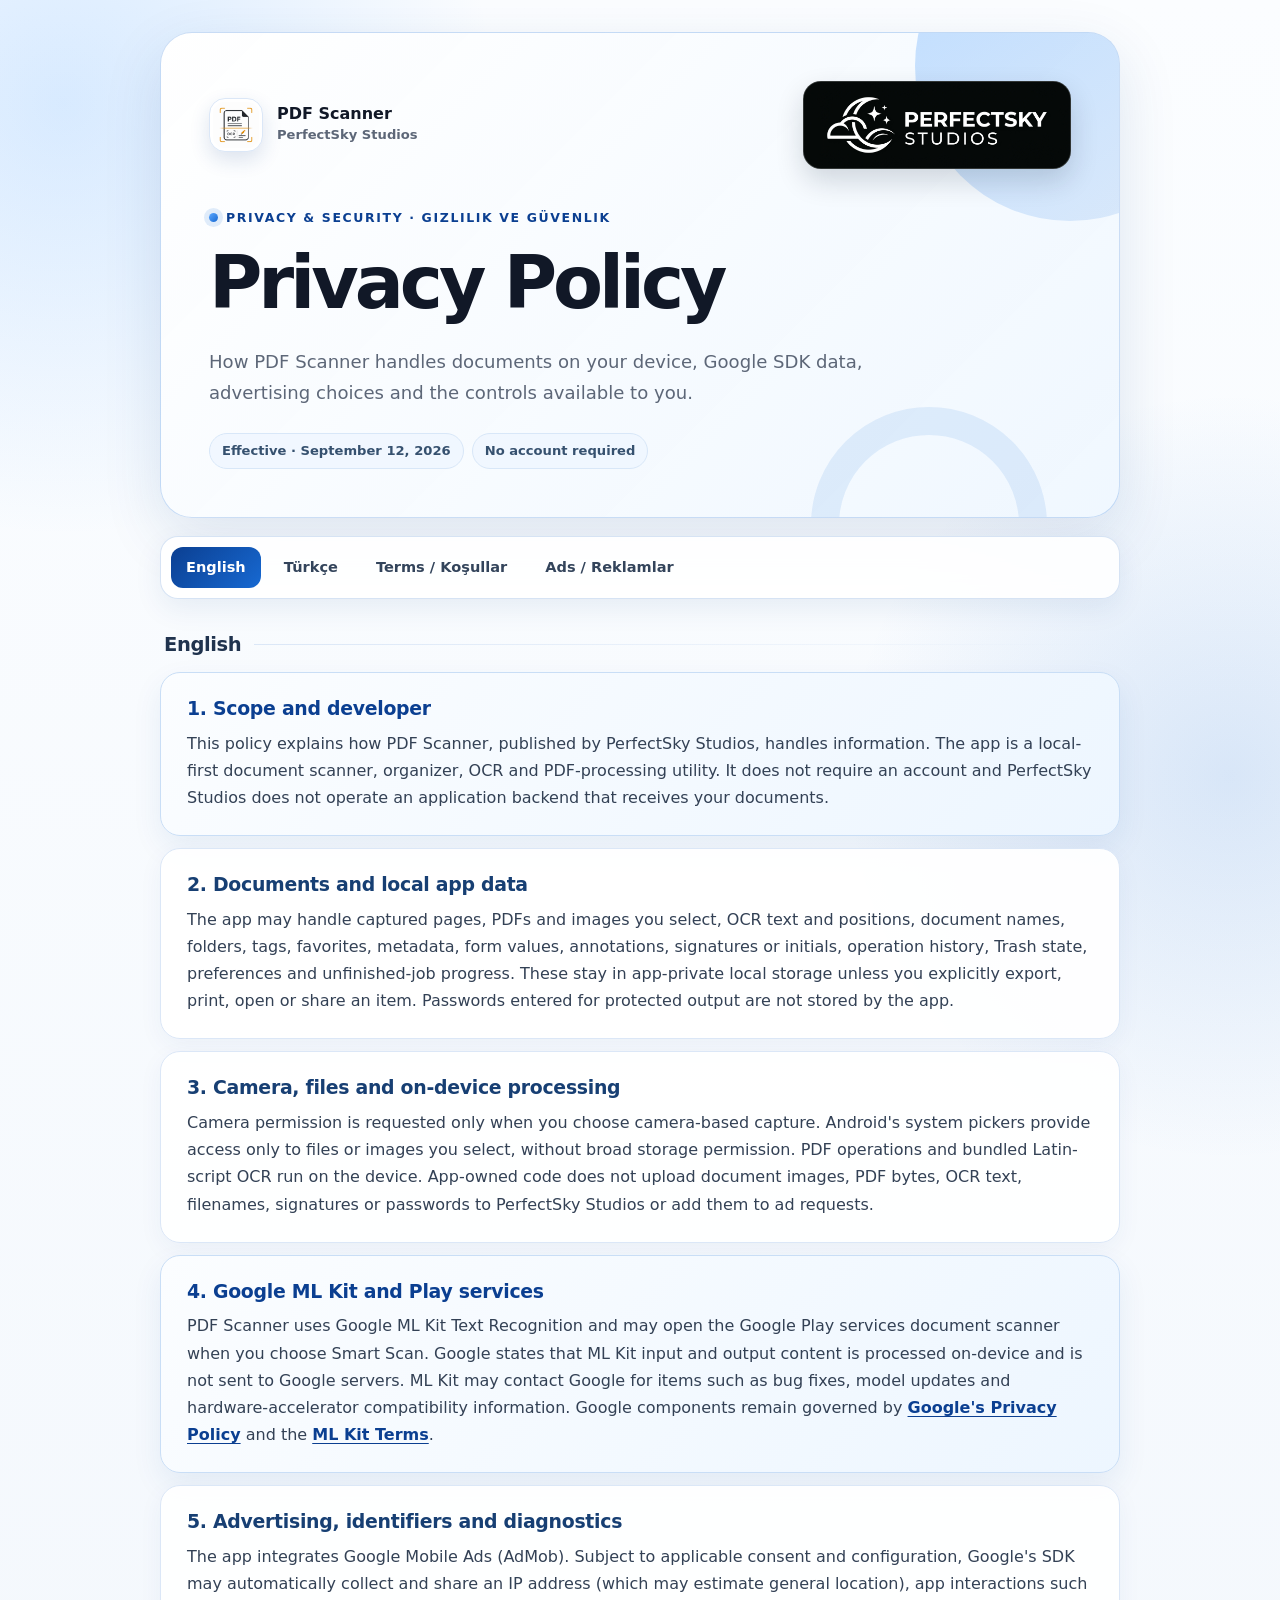
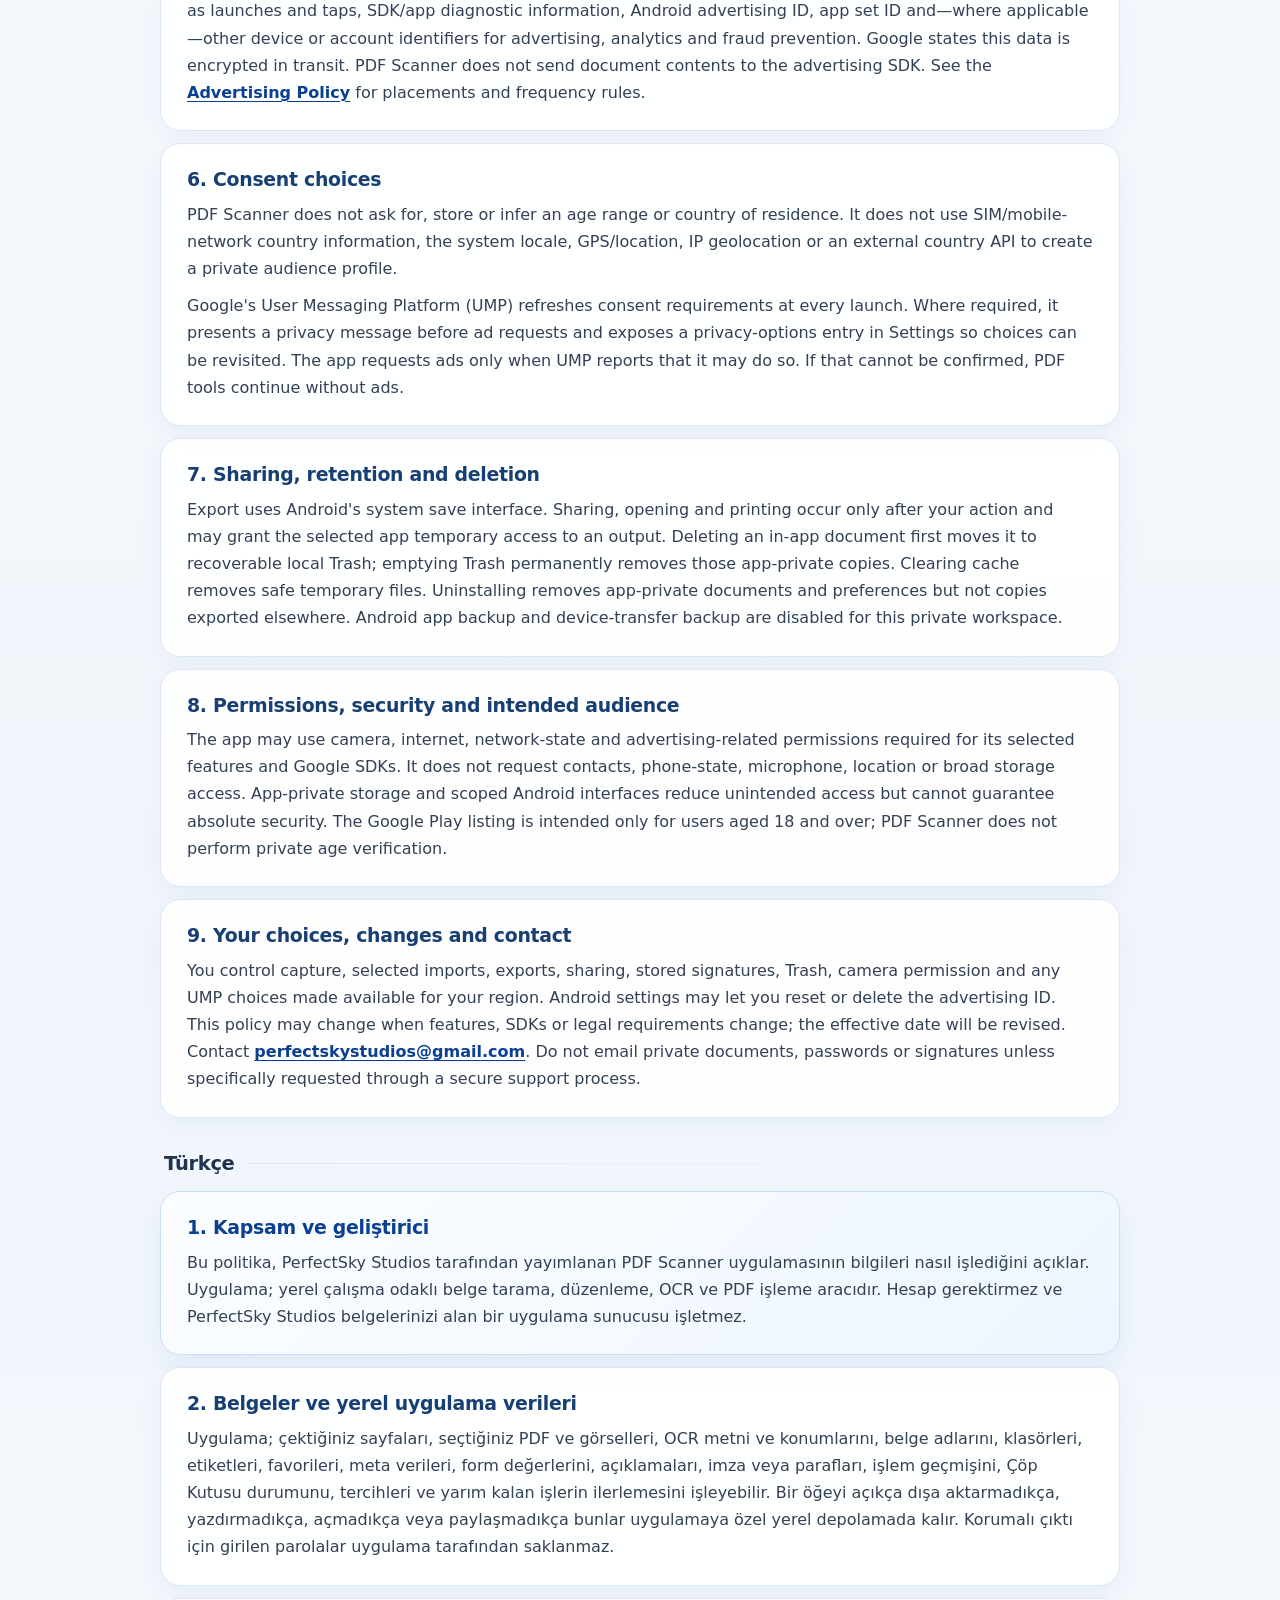
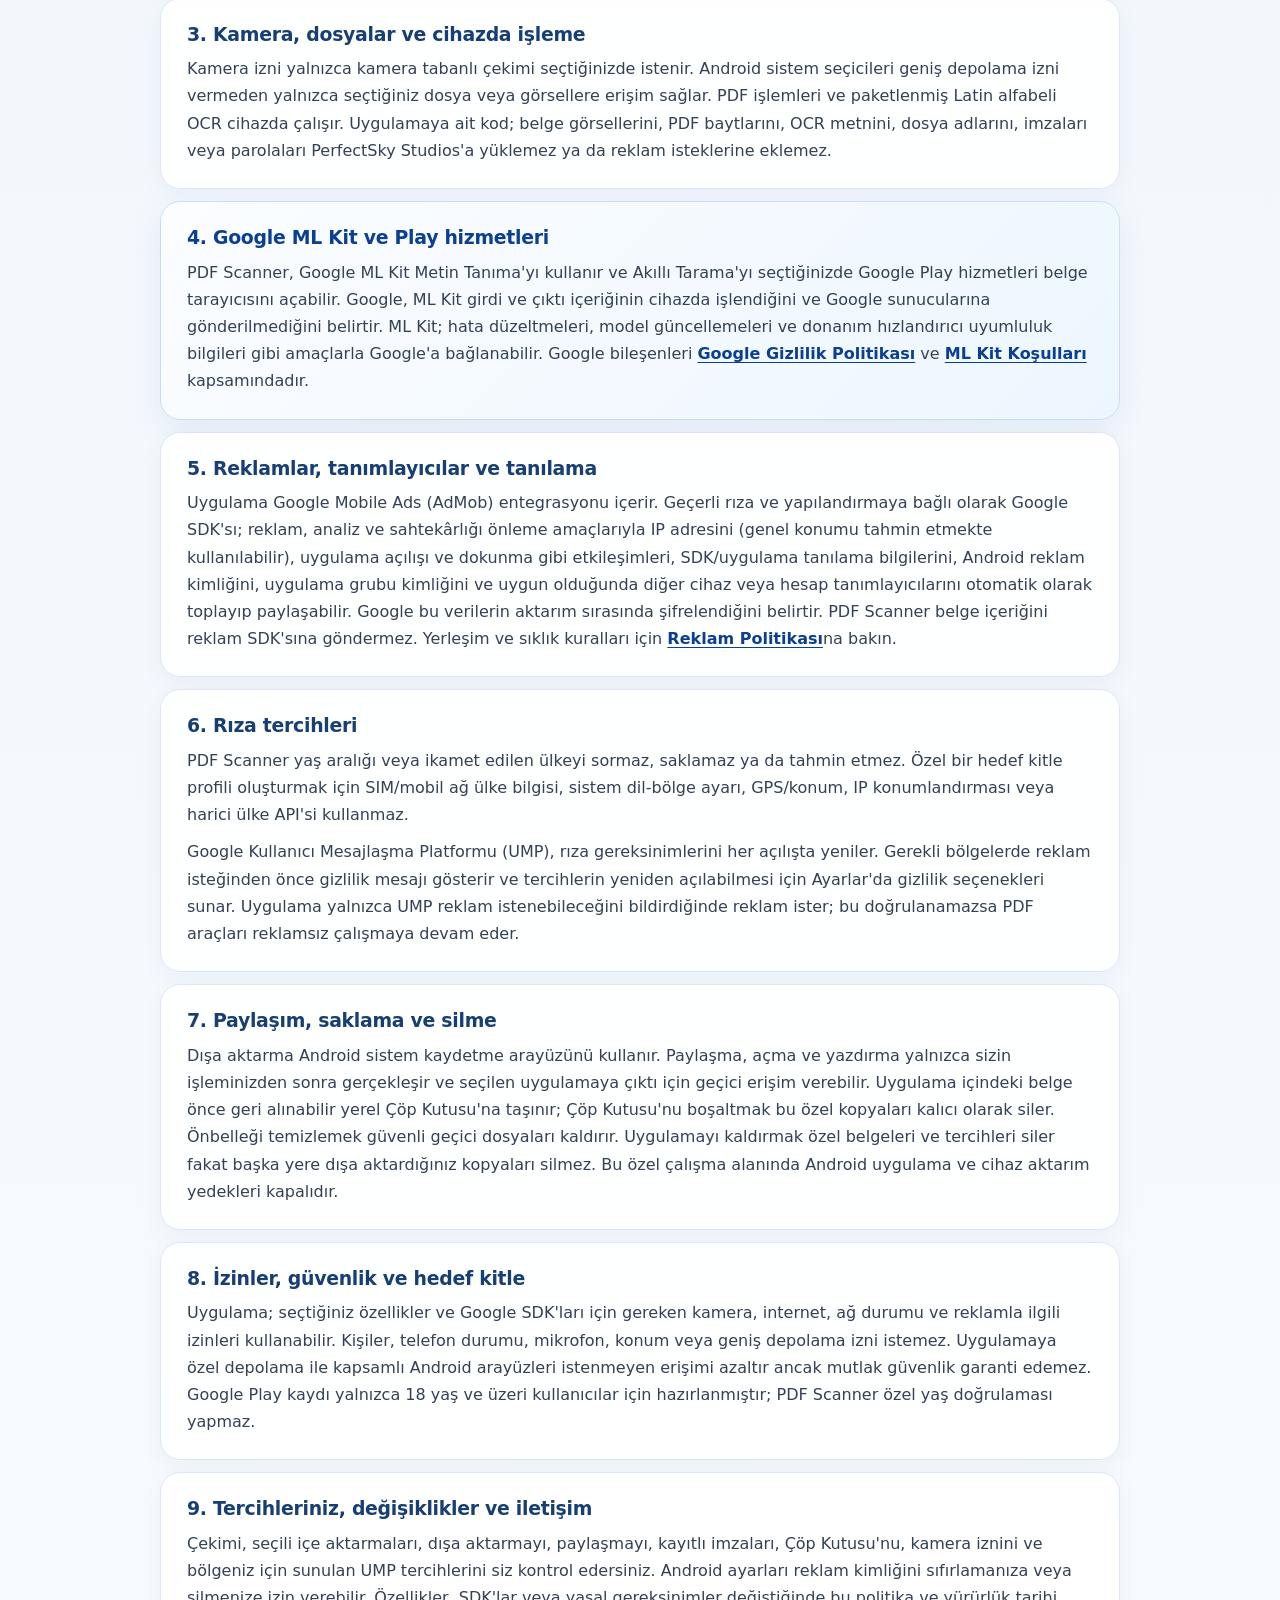
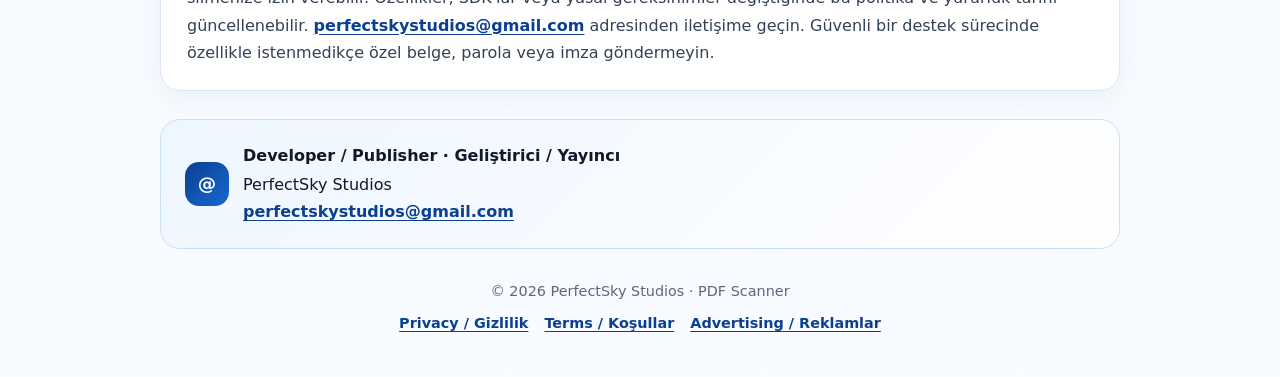
<file: index.html>
<!doctype html>
<html lang="en">
<head>
  <meta charset="utf-8">
  <meta name="viewport" content="width=device-width, initial-scale=1">
  <meta name="theme-color" content="#1769d2">
  <meta name="description" content="Privacy Policy for PDF Scanner by PerfectSky Studios">
  <title>Privacy Policy · PDF Scanner</title>
  <link rel="stylesheet" href="styles.css?v=20260913">
</head>
<body>
<main>
  <header class="hero">
    <div class="hero-brands">
      <div class="brand"><img src="app_logo.png" alt="PDF Scanner logo"><div><div class="brand-name">PDF Scanner</div><div class="brand-studio">PerfectSky Studios</div></div></div>
      <div class="studio-mark"><img src="studio_logo.jpg" alt="PerfectSky Studios" width="1024" height="1024" decoding="async"></div>
    </div>
    <p class="eyebrow">Privacy &amp; Security · Gizlilik ve Güvenlik</p>
    <h1>Privacy Policy</h1>
    <p class="lead">How PDF Scanner handles documents on your device, Google SDK data, advertising choices and the controls available to you.</p>
    <div class="meta-row"><span class="meta-pill">Effective · September 12, 2026</span><span class="meta-pill">No account required</span></div>
  </header>

  <nav class="page-nav" aria-label="Page navigation">
    <a class="primary-link" href="#english">English</a><a href="#turkce">Türkçe</a>
    <a href="terms-of-service.html">Terms / Koşullar</a><a href="advertising-policy.html">Ads / Reklamlar</a>
  </nav>

  <div id="english" class="language-block" lang="en">
    <h2 class="language-title">English</h2>
    <section class="notice"><h2>1. Scope and developer</h2><p>This policy explains how PDF Scanner, published by PerfectSky Studios, handles information. The app is a local-first document scanner, organizer, OCR and PDF-processing utility. It does not require an account and PerfectSky Studios does not operate an application backend that receives your documents.</p></section>
    <section><h2>2. Documents and local app data</h2><p>The app may handle captured pages, PDFs and images you select, OCR text and positions, document names, folders, tags, favorites, metadata, form values, annotations, signatures or initials, operation history, Trash state, preferences and unfinished-job progress. These stay in app-private local storage unless you explicitly export, print, open or share an item. Passwords entered for protected output are not stored by the app.</p></section>
    <section><h2>3. Camera, files and on-device processing</h2><p>Camera permission is requested only when you choose camera-based capture. Android's system pickers provide access only to files or images you select, without broad storage permission. PDF operations and bundled Latin-script OCR run on the device. App-owned code does not upload document images, PDF bytes, OCR text, filenames, signatures or passwords to PerfectSky Studios or add them to ad requests.</p></section>
    <section class="notice"><h2>4. Google ML Kit and Play services</h2><p>PDF Scanner uses Google ML Kit Text Recognition and may open the Google Play services document scanner when you choose Smart Scan. Google states that ML Kit input and output content is processed on-device and is not sent to Google servers. ML Kit may contact Google for items such as bug fixes, model updates and hardware-accelerator compatibility information. Google components remain governed by <a href="https://policies.google.com/privacy">Google's Privacy Policy</a> and the <a href="https://developers.google.com/ml-kit/terms">ML Kit Terms</a>.</p></section>
    <section><h2>5. Advertising, identifiers and diagnostics</h2><p>The app integrates Google Mobile Ads (AdMob). Subject to applicable consent and configuration, Google's SDK may automatically collect and share an IP address (which may estimate general location), app interactions such as launches and taps, SDK/app diagnostic information, Android advertising ID, app set ID and—where applicable—other device or account identifiers for advertising, analytics and fraud prevention. Google states this data is encrypted in transit. PDF Scanner does not send document contents to the advertising SDK. See the <a href="advertising-policy.html">Advertising Policy</a> for placements and frequency rules.</p></section>
    <section><h2>6. Consent choices</h2><p>PDF Scanner does not ask for, store or infer an age range or country of residence. It does not use SIM/mobile-network country information, the system locale, GPS/location, IP geolocation or an external country API to create a private audience profile.</p><p>Google's User Messaging Platform (UMP) refreshes consent requirements at every launch. Where required, it presents a privacy message before ad requests and exposes a privacy-options entry in Settings so choices can be revisited. The app requests ads only when UMP reports that it may do so. If that cannot be confirmed, PDF tools continue without ads.</p></section>
    <section><h2>7. Sharing, retention and deletion</h2><p>Export uses Android's system save interface. Sharing, opening and printing occur only after your action and may grant the selected app temporary access to an output. Deleting an in-app document first moves it to recoverable local Trash; emptying Trash permanently removes those app-private copies. Clearing cache removes safe temporary files. Uninstalling removes app-private documents and preferences but not copies exported elsewhere. Android app backup and device-transfer backup are disabled for this private workspace.</p></section>
    <section><h2>8. Permissions, security and intended audience</h2><p>The app may use camera, internet, network-state and advertising-related permissions required for its selected features and Google SDKs. It does not request contacts, phone-state, microphone, location or broad storage access. App-private storage and scoped Android interfaces reduce unintended access but cannot guarantee absolute security. The Google Play listing is intended only for users aged 18 and over; PDF Scanner does not perform private age verification.</p></section>
    <section><h2>9. Your choices, changes and contact</h2><p>You control capture, selected imports, exports, sharing, stored signatures, Trash, camera permission and any UMP choices made available for your region. Android settings may let you reset or delete the advertising ID. This policy may change when features, SDKs or legal requirements change; the effective date will be revised. Contact <a href="mailto:perfectskystudios@gmail.com">perfectskystudios@gmail.com</a>. Do not email private documents, passwords or signatures unless specifically requested through a secure support process.</p></section>
  </div>

  <div id="turkce" class="language-block" lang="tr">
    <h2 class="language-title">Türkçe</h2>
    <section class="notice"><h2>1. Kapsam ve geliştirici</h2><p>Bu politika, PerfectSky Studios tarafından yayımlanan PDF Scanner uygulamasının bilgileri nasıl işlediğini açıklar. Uygulama; yerel çalışma odaklı belge tarama, düzenleme, OCR ve PDF işleme aracıdır. Hesap gerektirmez ve PerfectSky Studios belgelerinizi alan bir uygulama sunucusu işletmez.</p></section>
    <section><h2>2. Belgeler ve yerel uygulama verileri</h2><p>Uygulama; çektiğiniz sayfaları, seçtiğiniz PDF ve görselleri, OCR metni ve konumlarını, belge adlarını, klasörleri, etiketleri, favorileri, meta verileri, form değerlerini, açıklamaları, imza veya parafları, işlem geçmişini, Çöp Kutusu durumunu, tercihleri ve yarım kalan işlerin ilerlemesini işleyebilir. Bir öğeyi açıkça dışa aktarmadıkça, yazdırmadıkça, açmadıkça veya paylaşmadıkça bunlar uygulamaya özel yerel depolamada kalır. Korumalı çıktı için girilen parolalar uygulama tarafından saklanmaz.</p></section>
    <section><h2>3. Kamera, dosyalar ve cihazda işleme</h2><p>Kamera izni yalnızca kamera tabanlı çekimi seçtiğinizde istenir. Android sistem seçicileri geniş depolama izni vermeden yalnızca seçtiğiniz dosya veya görsellere erişim sağlar. PDF işlemleri ve paketlenmiş Latin alfabeli OCR cihazda çalışır. Uygulamaya ait kod; belge görsellerini, PDF baytlarını, OCR metnini, dosya adlarını, imzaları veya parolaları PerfectSky Studios'a yüklemez ya da reklam isteklerine eklemez.</p></section>
    <section class="notice"><h2>4. Google ML Kit ve Play hizmetleri</h2><p>PDF Scanner, Google ML Kit Metin Tanıma'yı kullanır ve Akıllı Tarama'yı seçtiğinizde Google Play hizmetleri belge tarayıcısını açabilir. Google, ML Kit girdi ve çıktı içeriğinin cihazda işlendiğini ve Google sunucularına gönderilmediğini belirtir. ML Kit; hata düzeltmeleri, model güncellemeleri ve donanım hızlandırıcı uyumluluk bilgileri gibi amaçlarla Google'a bağlanabilir. Google bileşenleri <a href="https://policies.google.com/privacy">Google Gizlilik Politikası</a> ve <a href="https://developers.google.com/ml-kit/terms">ML Kit Koşulları</a> kapsamındadır.</p></section>
    <section><h2>5. Reklamlar, tanımlayıcılar ve tanılama</h2><p>Uygulama Google Mobile Ads (AdMob) entegrasyonu içerir. Geçerli rıza ve yapılandırmaya bağlı olarak Google SDK'sı; reklam, analiz ve sahtekârlığı önleme amaçlarıyla IP adresini (genel konumu tahmin etmekte kullanılabilir), uygulama açılışı ve dokunma gibi etkileşimleri, SDK/uygulama tanılama bilgilerini, Android reklam kimliğini, uygulama grubu kimliğini ve uygun olduğunda diğer cihaz veya hesap tanımlayıcılarını otomatik olarak toplayıp paylaşabilir. Google bu verilerin aktarım sırasında şifrelendiğini belirtir. PDF Scanner belge içeriğini reklam SDK'sına göndermez. Yerleşim ve sıklık kuralları için <a href="advertising-policy.html">Reklam Politikası</a>na bakın.</p></section>
    <section><h2>6. Rıza tercihleri</h2><p>PDF Scanner yaş aralığı veya ikamet edilen ülkeyi sormaz, saklamaz ya da tahmin etmez. Özel bir hedef kitle profili oluşturmak için SIM/mobil ağ ülke bilgisi, sistem dil-bölge ayarı, GPS/konum, IP konumlandırması veya harici ülke API'si kullanmaz.</p><p>Google Kullanıcı Mesajlaşma Platformu (UMP), rıza gereksinimlerini her açılışta yeniler. Gerekli bölgelerde reklam isteğinden önce gizlilik mesajı gösterir ve tercihlerin yeniden açılabilmesi için Ayarlar'da gizlilik seçenekleri sunar. Uygulama yalnızca UMP reklam istenebileceğini bildirdiğinde reklam ister; bu doğrulanamazsa PDF araçları reklamsız çalışmaya devam eder.</p></section>
    <section><h2>7. Paylaşım, saklama ve silme</h2><p>Dışa aktarma Android sistem kaydetme arayüzünü kullanır. Paylaşma, açma ve yazdırma yalnızca sizin işleminizden sonra gerçekleşir ve seçilen uygulamaya çıktı için geçici erişim verebilir. Uygulama içindeki belge önce geri alınabilir yerel Çöp Kutusu'na taşınır; Çöp Kutusu'nu boşaltmak bu özel kopyaları kalıcı olarak siler. Önbelleği temizlemek güvenli geçici dosyaları kaldırır. Uygulamayı kaldırmak özel belgeleri ve tercihleri siler fakat başka yere dışa aktardığınız kopyaları silmez. Bu özel çalışma alanında Android uygulama ve cihaz aktarım yedekleri kapalıdır.</p></section>
    <section><h2>8. İzinler, güvenlik ve hedef kitle</h2><p>Uygulama; seçtiğiniz özellikler ve Google SDK'ları için gereken kamera, internet, ağ durumu ve reklamla ilgili izinleri kullanabilir. Kişiler, telefon durumu, mikrofon, konum veya geniş depolama izni istemez. Uygulamaya özel depolama ile kapsamlı Android arayüzleri istenmeyen erişimi azaltır ancak mutlak güvenlik garanti edemez. Google Play kaydı yalnızca 18 yaş ve üzeri kullanıcılar için hazırlanmıştır; PDF Scanner özel yaş doğrulaması yapmaz.</p></section>
    <section><h2>9. Tercihleriniz, değişiklikler ve iletişim</h2><p>Çekimi, seçili içe aktarmaları, dışa aktarmayı, paylaşmayı, kayıtlı imzaları, Çöp Kutusu'nu, kamera iznini ve bölgeniz için sunulan UMP tercihlerini siz kontrol edersiniz. Android ayarları reklam kimliğini sıfırlamanıza veya silmenize izin verebilir. Özellikler, SDK'lar veya yasal gereksinimler değiştiğinde bu politika ve yürürlük tarihi güncellenebilir. <a href="mailto:perfectskystudios@gmail.com">perfectskystudios@gmail.com</a> adresinden iletişime geçin. Güvenli bir destek sürecinde özellikle istenmedikçe özel belge, parola veya imza göndermeyin.</p></section>
  </div>

  <aside class="contact-card" aria-label="Contact"><div class="contact-icon" aria-hidden="true">@</div><div><strong>Developer / Publisher · Geliştirici / Yayıncı</strong>PerfectSky Studios<br><a href="mailto:perfectskystudios@gmail.com">perfectskystudios@gmail.com</a></div></aside>
  <footer>© 2026 PerfectSky Studios · PDF Scanner<div class="footer-links"><a href="index.html">Privacy / Gizlilik</a><a href="terms-of-service.html">Terms / Koşullar</a><a href="advertising-policy.html">Advertising / Reklamlar</a></div></footer>
</main>
</body>
</html>
</file>
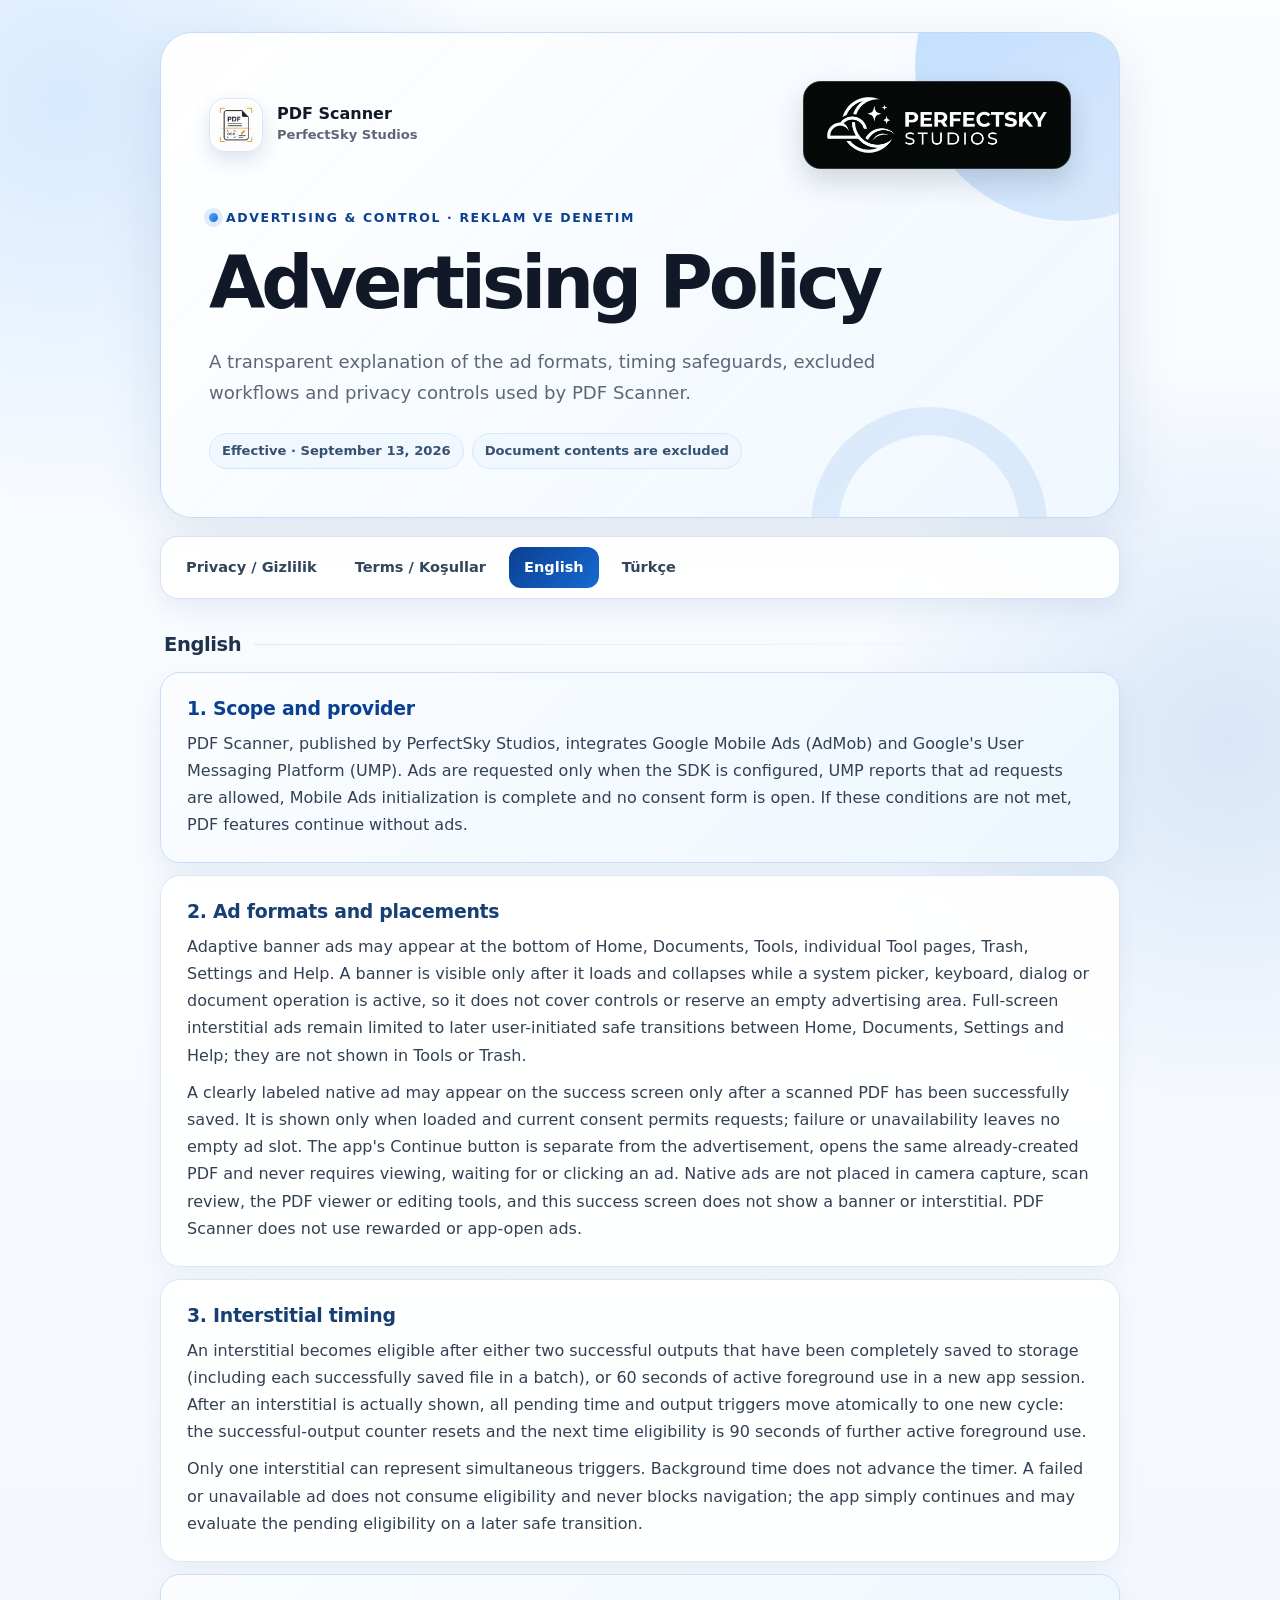
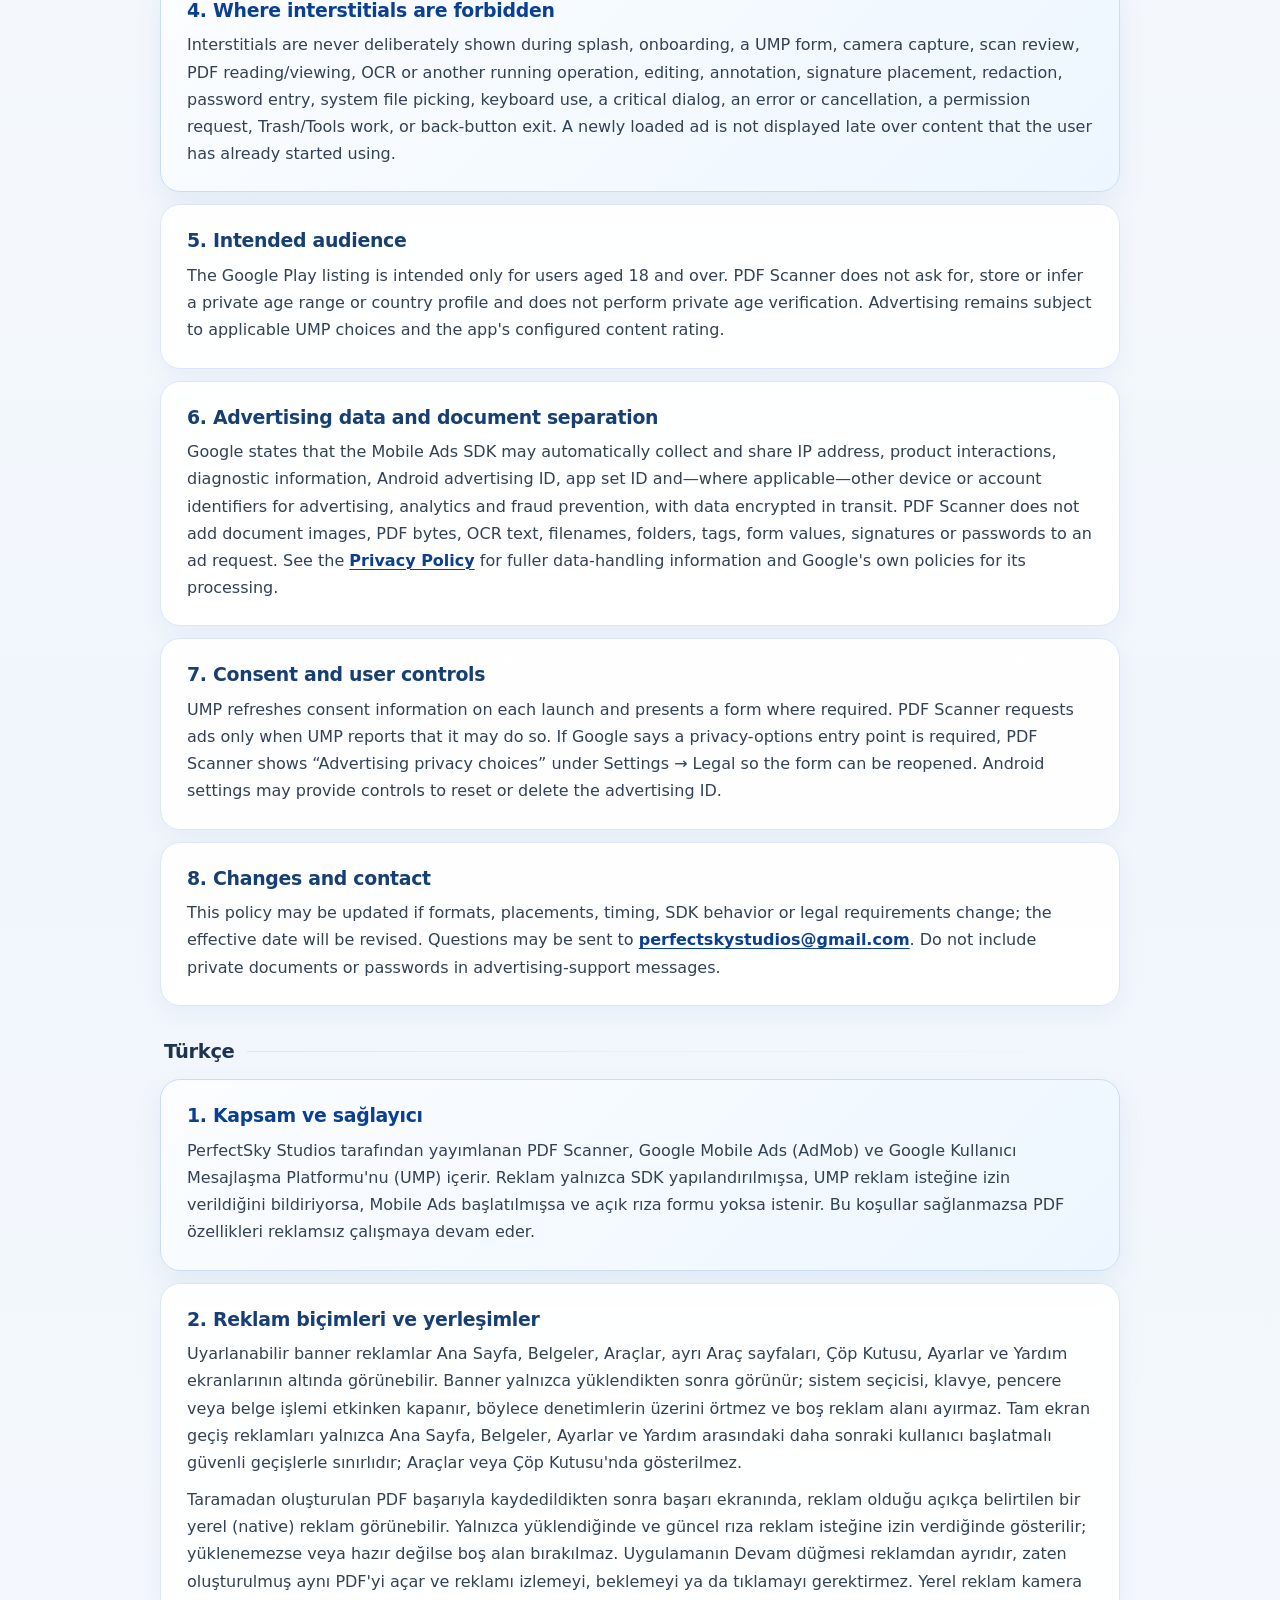
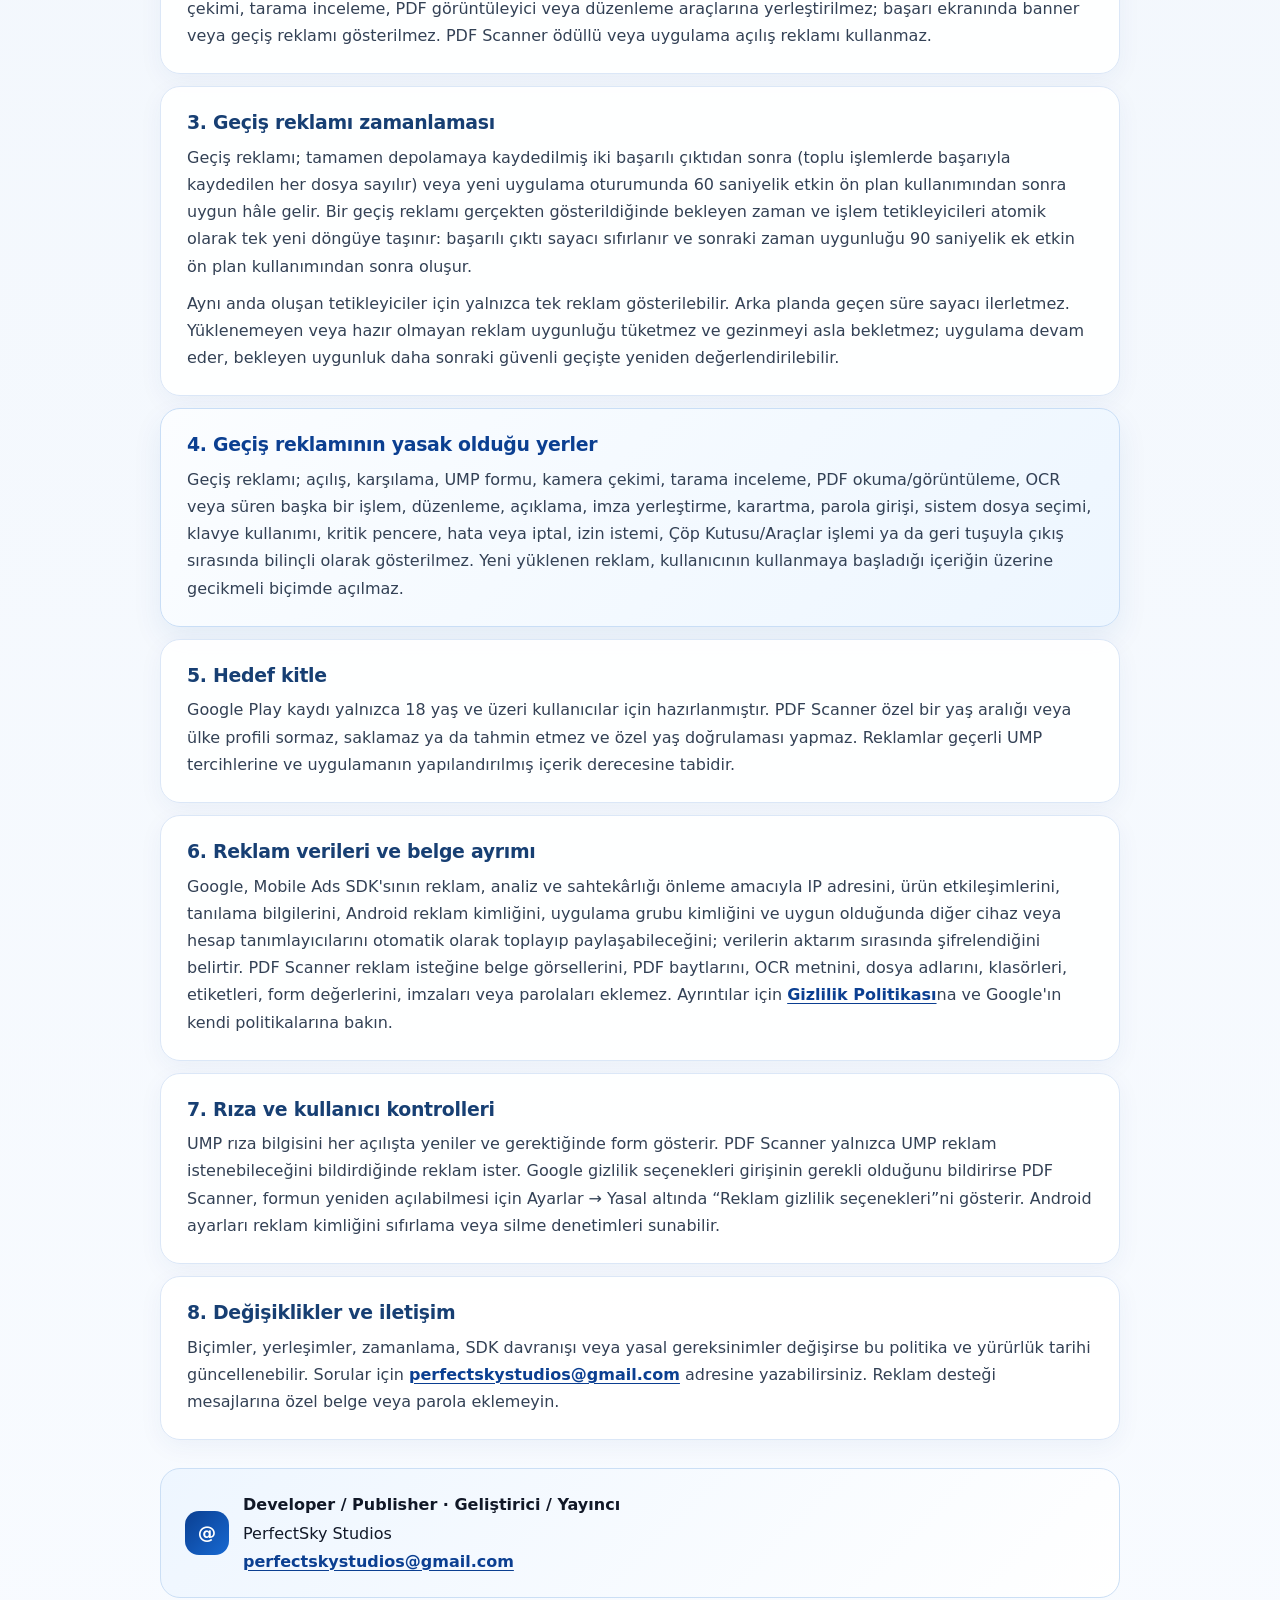
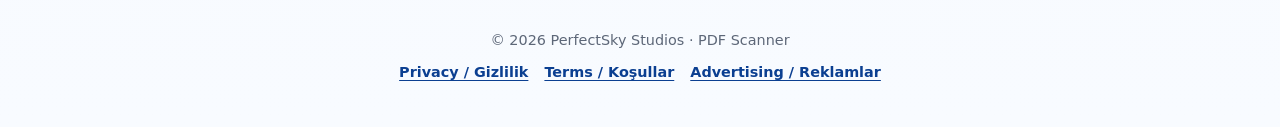
<file: advertising-policy.html>
<!doctype html>
<html lang="en">
<head>
  <meta charset="utf-8">
  <meta name="viewport" content="width=device-width, initial-scale=1">
  <meta name="theme-color" content="#1769d2">
  <meta name="description" content="Advertising Policy for PDF Scanner by PerfectSky Studios">
  <title>Advertising Policy · PDF Scanner</title>
  <link rel="stylesheet" href="styles.css?v=20260913">
</head>
<body>
<main>
  <header class="hero">
    <div class="hero-brands">
      <div class="brand"><img src="app_logo.png" alt="PDF Scanner logo"><div><div class="brand-name">PDF Scanner</div><div class="brand-studio">PerfectSky Studios</div></div></div>
      <div class="studio-mark"><img src="studio_logo.jpg" alt="PerfectSky Studios" width="1024" height="1024" decoding="async"></div>
    </div>
    <p class="eyebrow">Advertising &amp; Control · Reklam ve Denetim</p>
    <h1>Advertising Policy</h1>
    <p class="lead">A transparent explanation of the ad formats, timing safeguards, excluded workflows and privacy controls used by PDF Scanner.</p>
    <div class="meta-row"><span class="meta-pill">Effective · September 13, 2026</span><span class="meta-pill">Document contents are excluded</span></div>
  </header>

  <nav class="page-nav" aria-label="Page navigation">
    <a href="index.html">Privacy / Gizlilik</a><a href="terms-of-service.html">Terms / Koşullar</a>
    <a class="primary-link" href="#english">English</a><a href="#turkce">Türkçe</a>
  </nav>

  <div id="english" class="language-block" lang="en">
    <h2 class="language-title">English</h2>
    <section class="notice"><h2>1. Scope and provider</h2><p>PDF Scanner, published by PerfectSky Studios, integrates Google Mobile Ads (AdMob) and Google's User Messaging Platform (UMP). Ads are requested only when the SDK is configured, UMP reports that ad requests are allowed, Mobile Ads initialization is complete and no consent form is open. If these conditions are not met, PDF features continue without ads.</p></section>
    <section><h2>2. Ad formats and placements</h2><p>Adaptive banner ads may appear at the bottom of Home, Documents, Tools, individual Tool pages, Trash, Settings and Help. A banner is visible only after it loads and collapses while a system picker, keyboard, dialog or document operation is active, so it does not cover controls or reserve an empty advertising area. Full-screen interstitial ads remain limited to later user-initiated safe transitions between Home, Documents, Settings and Help; they are not shown in Tools or Trash.</p><p>A clearly labeled native ad may appear on the success screen only after a scanned PDF has been successfully saved. It is shown only when loaded and current consent permits requests; failure or unavailability leaves no empty ad slot. The app's Continue button is separate from the advertisement, opens the same already-created PDF and never requires viewing, waiting for or clicking an ad. Native ads are not placed in camera capture, scan review, the PDF viewer or editing tools, and this success screen does not show a banner or interstitial. PDF Scanner does not use rewarded or app-open ads.</p></section>
    <section><h2>3. Interstitial timing</h2><p>An interstitial becomes eligible after either two successful outputs that have been completely saved to storage (including each successfully saved file in a batch), or 60 seconds of active foreground use in a new app session. After an interstitial is actually shown, all pending time and output triggers move atomically to one new cycle: the successful-output counter resets and the next time eligibility is 90 seconds of further active foreground use.</p><p>Only one interstitial can represent simultaneous triggers. Background time does not advance the timer. A failed or unavailable ad does not consume eligibility and never blocks navigation; the app simply continues and may evaluate the pending eligibility on a later safe transition.</p></section>
    <section class="notice"><h2>4. Where interstitials are forbidden</h2><p>Interstitials are never deliberately shown during splash, onboarding, a UMP form, camera capture, scan review, PDF reading/viewing, OCR or another running operation, editing, annotation, signature placement, redaction, password entry, system file picking, keyboard use, a critical dialog, an error or cancellation, a permission request, Trash/Tools work, or back-button exit. A newly loaded ad is not displayed late over content that the user has already started using.</p></section>
    <section><h2>5. Intended audience</h2><p>The Google Play listing is intended only for users aged 18 and over. PDF Scanner does not ask for, store or infer a private age range or country profile and does not perform private age verification. Advertising remains subject to applicable UMP choices and the app's configured content rating.</p></section>
    <section><h2>6. Advertising data and document separation</h2><p>Google states that the Mobile Ads SDK may automatically collect and share IP address, product interactions, diagnostic information, Android advertising ID, app set ID and—where applicable—other device or account identifiers for advertising, analytics and fraud prevention, with data encrypted in transit. PDF Scanner does not add document images, PDF bytes, OCR text, filenames, folders, tags, form values, signatures or passwords to an ad request. See the <a href="index.html">Privacy Policy</a> for fuller data-handling information and Google's own policies for its processing.</p></section>
    <section><h2>7. Consent and user controls</h2><p>UMP refreshes consent information on each launch and presents a form where required. PDF Scanner requests ads only when UMP reports that it may do so. If Google says a privacy-options entry point is required, PDF Scanner shows “Advertising privacy choices” under Settings → Legal so the form can be reopened. Android settings may provide controls to reset or delete the advertising ID.</p></section>
    <section><h2>8. Changes and contact</h2><p>This policy may be updated if formats, placements, timing, SDK behavior or legal requirements change; the effective date will be revised. Questions may be sent to <a href="mailto:perfectskystudios@gmail.com">perfectskystudios@gmail.com</a>. Do not include private documents or passwords in advertising-support messages.</p></section>
  </div>

  <div id="turkce" class="language-block" lang="tr">
    <h2 class="language-title">Türkçe</h2>
    <section class="notice"><h2>1. Kapsam ve sağlayıcı</h2><p>PerfectSky Studios tarafından yayımlanan PDF Scanner, Google Mobile Ads (AdMob) ve Google Kullanıcı Mesajlaşma Platformu'nu (UMP) içerir. Reklam yalnızca SDK yapılandırılmışsa, UMP reklam isteğine izin verildiğini bildiriyorsa, Mobile Ads başlatılmışsa ve açık rıza formu yoksa istenir. Bu koşullar sağlanmazsa PDF özellikleri reklamsız çalışmaya devam eder.</p></section>
    <section><h2>2. Reklam biçimleri ve yerleşimler</h2><p>Uyarlanabilir banner reklamlar Ana Sayfa, Belgeler, Araçlar, ayrı Araç sayfaları, Çöp Kutusu, Ayarlar ve Yardım ekranlarının altında görünebilir. Banner yalnızca yüklendikten sonra görünür; sistem seçicisi, klavye, pencere veya belge işlemi etkinken kapanır, böylece denetimlerin üzerini örtmez ve boş reklam alanı ayırmaz. Tam ekran geçiş reklamları yalnızca Ana Sayfa, Belgeler, Ayarlar ve Yardım arasındaki daha sonraki kullanıcı başlatmalı güvenli geçişlerle sınırlıdır; Araçlar veya Çöp Kutusu'nda gösterilmez.</p><p>Taramadan oluşturulan PDF başarıyla kaydedildikten sonra başarı ekranında, reklam olduğu açıkça belirtilen bir yerel (native) reklam görünebilir. Yalnızca yüklendiğinde ve güncel rıza reklam isteğine izin verdiğinde gösterilir; yüklenemezse veya hazır değilse boş alan bırakılmaz. Uygulamanın Devam düğmesi reklamdan ayrıdır, zaten oluşturulmuş aynı PDF'yi açar ve reklamı izlemeyi, beklemeyi ya da tıklamayı gerektirmez. Yerel reklam kamera çekimi, tarama inceleme, PDF görüntüleyici veya düzenleme araçlarına yerleştirilmez; başarı ekranında banner veya geçiş reklamı gösterilmez. PDF Scanner ödüllü veya uygulama açılış reklamı kullanmaz.</p></section>
    <section><h2>3. Geçiş reklamı zamanlaması</h2><p>Geçiş reklamı; tamamen depolamaya kaydedilmiş iki başarılı çıktıdan sonra (toplu işlemlerde başarıyla kaydedilen her dosya sayılır) veya yeni uygulama oturumunda 60 saniyelik etkin ön plan kullanımından sonra uygun hâle gelir. Bir geçiş reklamı gerçekten gösterildiğinde bekleyen zaman ve işlem tetikleyicileri atomik olarak tek yeni döngüye taşınır: başarılı çıktı sayacı sıfırlanır ve sonraki zaman uygunluğu 90 saniyelik ek etkin ön plan kullanımından sonra oluşur.</p><p>Aynı anda oluşan tetikleyiciler için yalnızca tek reklam gösterilebilir. Arka planda geçen süre sayacı ilerletmez. Yüklenemeyen veya hazır olmayan reklam uygunluğu tüketmez ve gezinmeyi asla bekletmez; uygulama devam eder, bekleyen uygunluk daha sonraki güvenli geçişte yeniden değerlendirilebilir.</p></section>
    <section class="notice"><h2>4. Geçiş reklamının yasak olduğu yerler</h2><p>Geçiş reklamı; açılış, karşılama, UMP formu, kamera çekimi, tarama inceleme, PDF okuma/görüntüleme, OCR veya süren başka bir işlem, düzenleme, açıklama, imza yerleştirme, karartma, parola girişi, sistem dosya seçimi, klavye kullanımı, kritik pencere, hata veya iptal, izin istemi, Çöp Kutusu/Araçlar işlemi ya da geri tuşuyla çıkış sırasında bilinçli olarak gösterilmez. Yeni yüklenen reklam, kullanıcının kullanmaya başladığı içeriğin üzerine gecikmeli biçimde açılmaz.</p></section>
    <section><h2>5. Hedef kitle</h2><p>Google Play kaydı yalnızca 18 yaş ve üzeri kullanıcılar için hazırlanmıştır. PDF Scanner özel bir yaş aralığı veya ülke profili sormaz, saklamaz ya da tahmin etmez ve özel yaş doğrulaması yapmaz. Reklamlar geçerli UMP tercihlerine ve uygulamanın yapılandırılmış içerik derecesine tabidir.</p></section>
    <section><h2>6. Reklam verileri ve belge ayrımı</h2><p>Google, Mobile Ads SDK'sının reklam, analiz ve sahtekârlığı önleme amacıyla IP adresini, ürün etkileşimlerini, tanılama bilgilerini, Android reklam kimliğini, uygulama grubu kimliğini ve uygun olduğunda diğer cihaz veya hesap tanımlayıcılarını otomatik olarak toplayıp paylaşabileceğini; verilerin aktarım sırasında şifrelendiğini belirtir. PDF Scanner reklam isteğine belge görsellerini, PDF baytlarını, OCR metnini, dosya adlarını, klasörleri, etiketleri, form değerlerini, imzaları veya parolaları eklemez. Ayrıntılar için <a href="index.html">Gizlilik Politikası</a>na ve Google'ın kendi politikalarına bakın.</p></section>
    <section><h2>7. Rıza ve kullanıcı kontrolleri</h2><p>UMP rıza bilgisini her açılışta yeniler ve gerektiğinde form gösterir. PDF Scanner yalnızca UMP reklam istenebileceğini bildirdiğinde reklam ister. Google gizlilik seçenekleri girişinin gerekli olduğunu bildirirse PDF Scanner, formun yeniden açılabilmesi için Ayarlar → Yasal altında “Reklam gizlilik seçenekleri”ni gösterir. Android ayarları reklam kimliğini sıfırlama veya silme denetimleri sunabilir.</p></section>
    <section><h2>8. Değişiklikler ve iletişim</h2><p>Biçimler, yerleşimler, zamanlama, SDK davranışı veya yasal gereksinimler değişirse bu politika ve yürürlük tarihi güncellenebilir. Sorular için <a href="mailto:perfectskystudios@gmail.com">perfectskystudios@gmail.com</a> adresine yazabilirsiniz. Reklam desteği mesajlarına özel belge veya parola eklemeyin.</p></section>
  </div>

  <aside class="contact-card" aria-label="Contact"><div class="contact-icon" aria-hidden="true">@</div><div><strong>Developer / Publisher · Geliştirici / Yayıncı</strong>PerfectSky Studios<br><a href="mailto:perfectskystudios@gmail.com">perfectskystudios@gmail.com</a></div></aside>
  <footer>© 2026 PerfectSky Studios · PDF Scanner<div class="footer-links"><a href="index.html">Privacy / Gizlilik</a><a href="terms-of-service.html">Terms / Koşullar</a><a href="advertising-policy.html">Advertising / Reklamlar</a></div></footer>
</main>
</body>
</html>
</file>
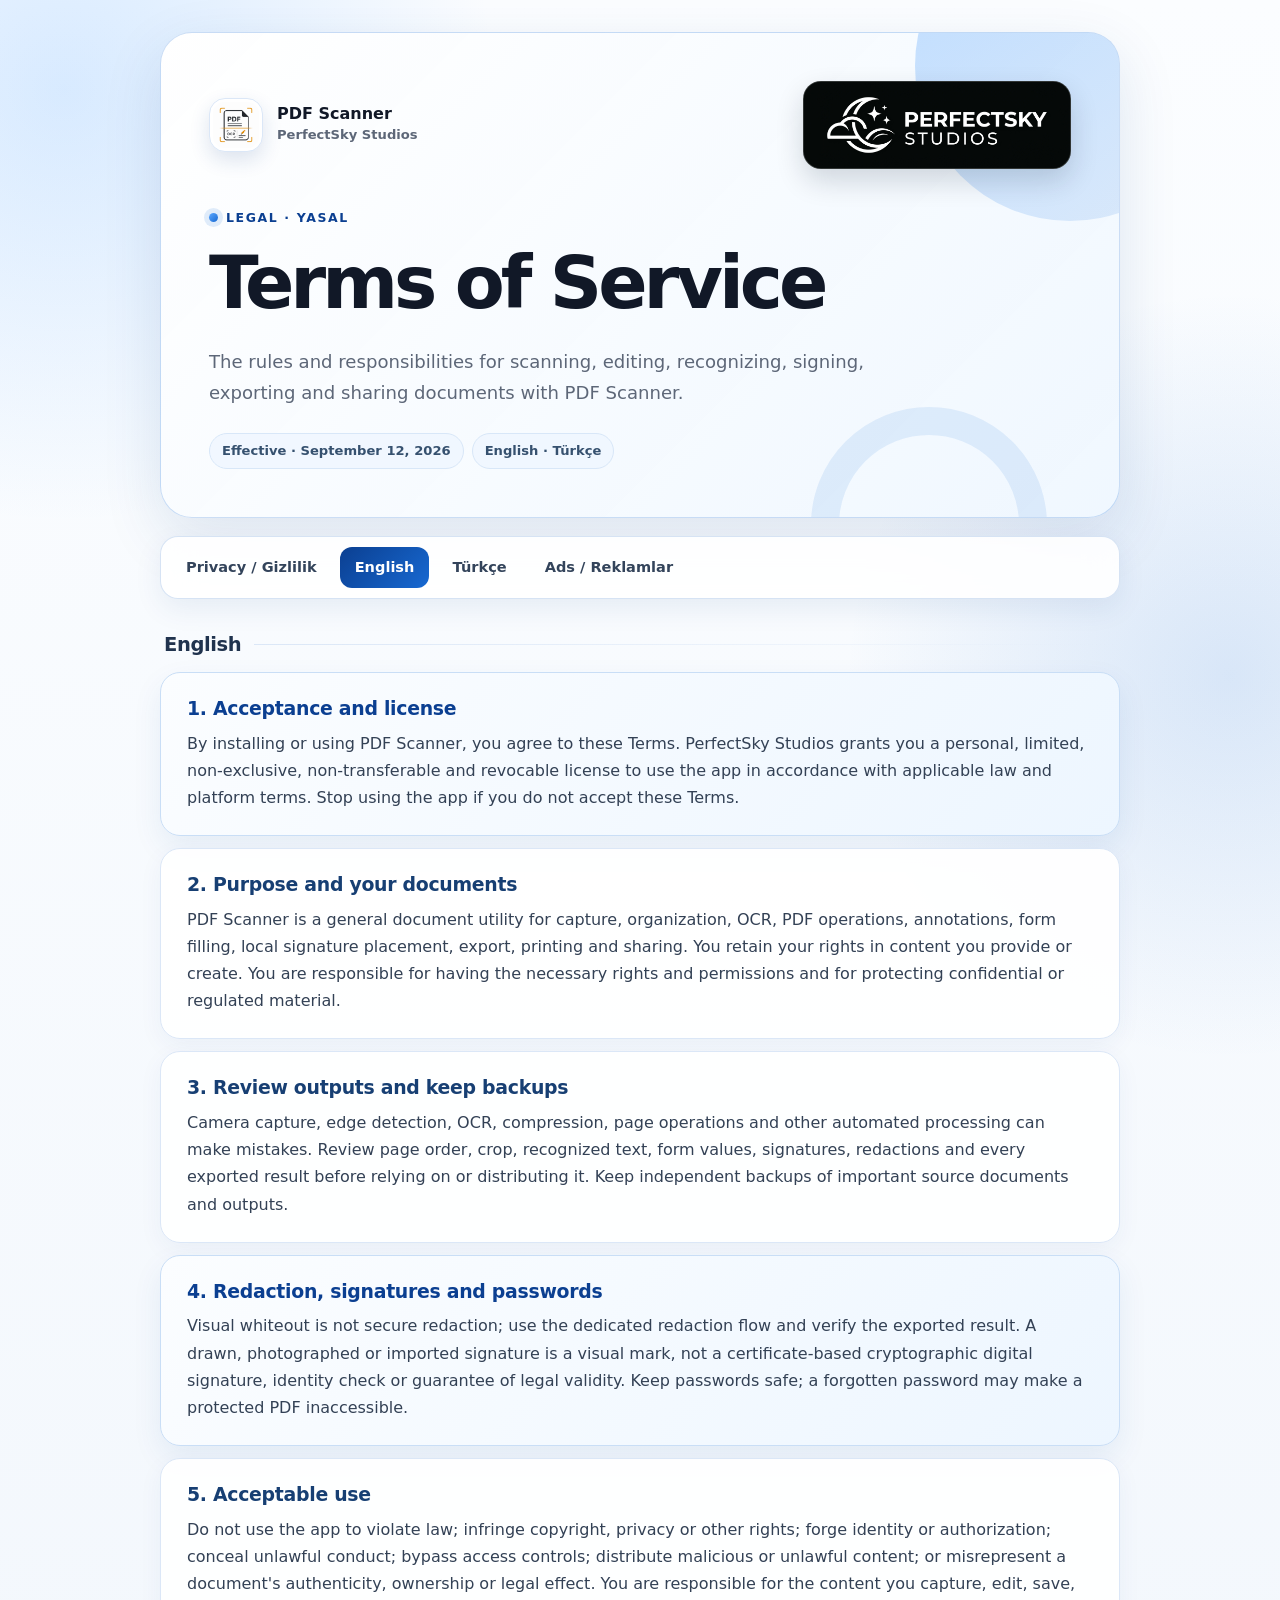
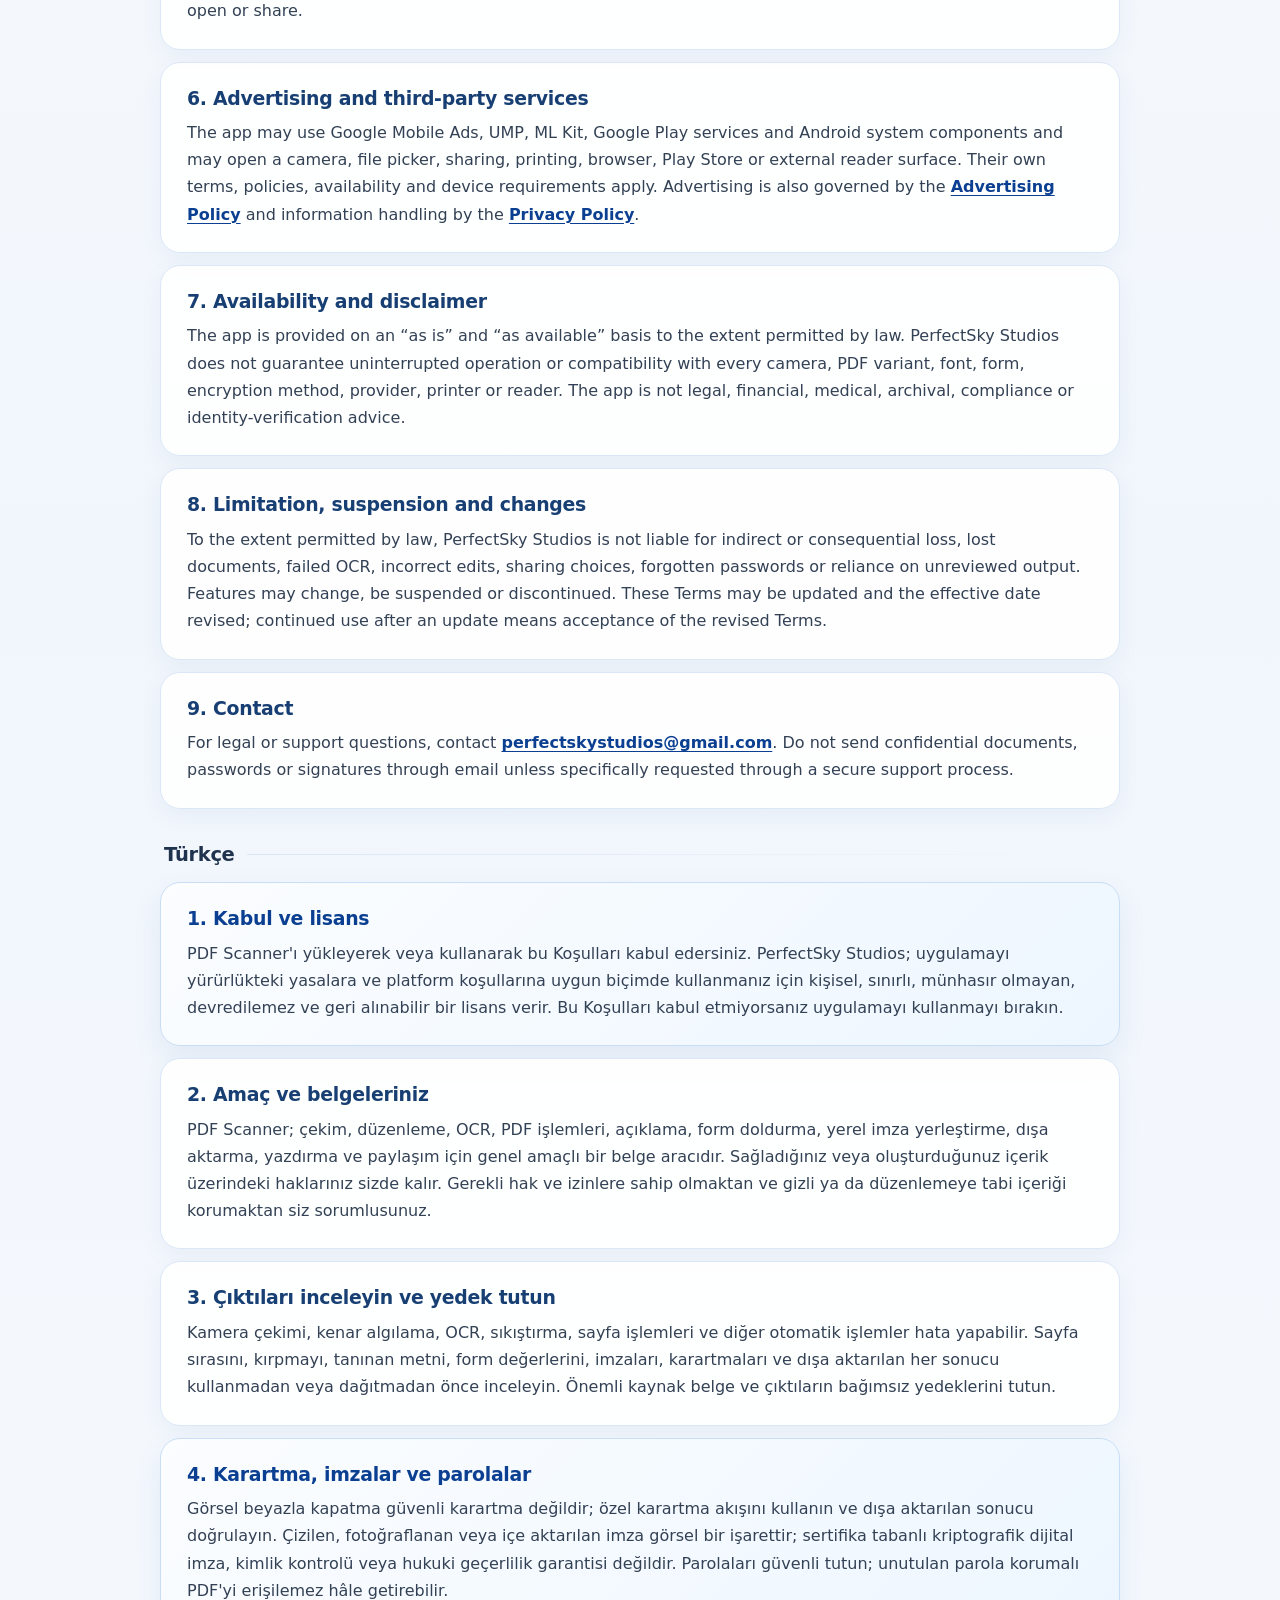
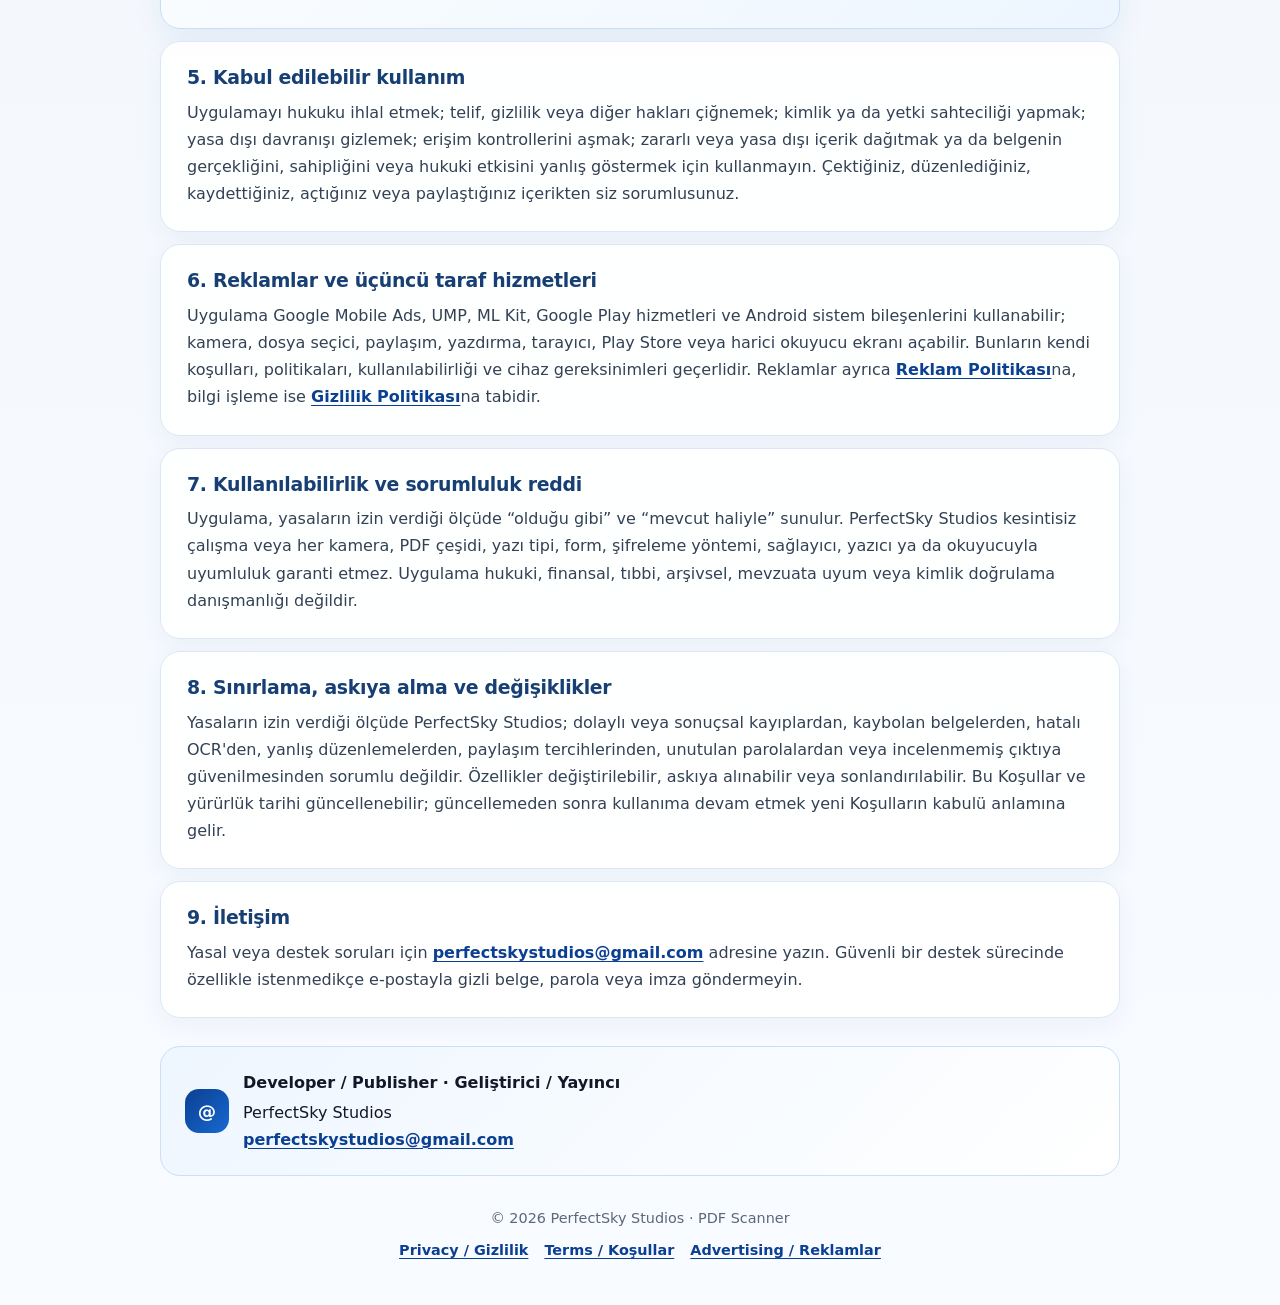
<file: terms-of-service.html>
<!doctype html>
<html lang="en">
<head>
  <meta charset="utf-8">
  <meta name="viewport" content="width=device-width, initial-scale=1">
  <meta name="theme-color" content="#1769d2">
  <meta name="description" content="Terms of Service for PDF Scanner by PerfectSky Studios">
  <title>Terms of Service · PDF Scanner</title>
  <link rel="stylesheet" href="styles.css?v=20260913">
</head>
<body>
<main>
  <header class="hero">
    <div class="hero-brands">
      <div class="brand"><img src="app_logo.png" alt="PDF Scanner logo"><div><div class="brand-name">PDF Scanner</div><div class="brand-studio">PerfectSky Studios</div></div></div>
      <div class="studio-mark"><img src="studio_logo.jpg" alt="PerfectSky Studios" width="1024" height="1024" decoding="async"></div>
    </div>
    <p class="eyebrow">Legal · Yasal</p>
    <h1>Terms of Service</h1>
    <p class="lead">The rules and responsibilities for scanning, editing, recognizing, signing, exporting and sharing documents with PDF Scanner.</p>
    <div class="meta-row"><span class="meta-pill">Effective · September 12, 2026</span><span class="meta-pill">English · Türkçe</span></div>
  </header>

  <nav class="page-nav" aria-label="Page navigation">
    <a href="index.html">Privacy / Gizlilik</a><a class="primary-link" href="#english">English</a>
    <a href="#turkce">Türkçe</a><a href="advertising-policy.html">Ads / Reklamlar</a>
  </nav>

  <div id="english" class="language-block" lang="en">
    <h2 class="language-title">English</h2>
    <section class="notice"><h2>1. Acceptance and license</h2><p>By installing or using PDF Scanner, you agree to these Terms. PerfectSky Studios grants you a personal, limited, non-exclusive, non-transferable and revocable license to use the app in accordance with applicable law and platform terms. Stop using the app if you do not accept these Terms.</p></section>
    <section><h2>2. Purpose and your documents</h2><p>PDF Scanner is a general document utility for capture, organization, OCR, PDF operations, annotations, form filling, local signature placement, export, printing and sharing. You retain your rights in content you provide or create. You are responsible for having the necessary rights and permissions and for protecting confidential or regulated material.</p></section>
    <section><h2>3. Review outputs and keep backups</h2><p>Camera capture, edge detection, OCR, compression, page operations and other automated processing can make mistakes. Review page order, crop, recognized text, form values, signatures, redactions and every exported result before relying on or distributing it. Keep independent backups of important source documents and outputs.</p></section>
    <section class="notice"><h2>4. Redaction, signatures and passwords</h2><p>Visual whiteout is not secure redaction; use the dedicated redaction flow and verify the exported result. A drawn, photographed or imported signature is a visual mark, not a certificate-based cryptographic digital signature, identity check or guarantee of legal validity. Keep passwords safe; a forgotten password may make a protected PDF inaccessible.</p></section>
    <section><h2>5. Acceptable use</h2><p>Do not use the app to violate law; infringe copyright, privacy or other rights; forge identity or authorization; conceal unlawful conduct; bypass access controls; distribute malicious or unlawful content; or misrepresent a document's authenticity, ownership or legal effect. You are responsible for the content you capture, edit, save, open or share.</p></section>
    <section><h2>6. Advertising and third-party services</h2><p>The app may use Google Mobile Ads, UMP, ML Kit, Google Play services and Android system components and may open a camera, file picker, sharing, printing, browser, Play Store or external reader surface. Their own terms, policies, availability and device requirements apply. Advertising is also governed by the <a href="advertising-policy.html">Advertising Policy</a> and information handling by the <a href="index.html">Privacy Policy</a>.</p></section>
    <section><h2>7. Availability and disclaimer</h2><p>The app is provided on an “as is” and “as available” basis to the extent permitted by law. PerfectSky Studios does not guarantee uninterrupted operation or compatibility with every camera, PDF variant, font, form, encryption method, provider, printer or reader. The app is not legal, financial, medical, archival, compliance or identity-verification advice.</p></section>
    <section><h2>8. Limitation, suspension and changes</h2><p>To the extent permitted by law, PerfectSky Studios is not liable for indirect or consequential loss, lost documents, failed OCR, incorrect edits, sharing choices, forgotten passwords or reliance on unreviewed output. Features may change, be suspended or discontinued. These Terms may be updated and the effective date revised; continued use after an update means acceptance of the revised Terms.</p></section>
    <section><h2>9. Contact</h2><p>For legal or support questions, contact <a href="mailto:perfectskystudios@gmail.com">perfectskystudios@gmail.com</a>. Do not send confidential documents, passwords or signatures through email unless specifically requested through a secure support process.</p></section>
  </div>

  <div id="turkce" class="language-block" lang="tr">
    <h2 class="language-title">Türkçe</h2>
    <section class="notice"><h2>1. Kabul ve lisans</h2><p>PDF Scanner'ı yükleyerek veya kullanarak bu Koşulları kabul edersiniz. PerfectSky Studios; uygulamayı yürürlükteki yasalara ve platform koşullarına uygun biçimde kullanmanız için kişisel, sınırlı, münhasır olmayan, devredilemez ve geri alınabilir bir lisans verir. Bu Koşulları kabul etmiyorsanız uygulamayı kullanmayı bırakın.</p></section>
    <section><h2>2. Amaç ve belgeleriniz</h2><p>PDF Scanner; çekim, düzenleme, OCR, PDF işlemleri, açıklama, form doldurma, yerel imza yerleştirme, dışa aktarma, yazdırma ve paylaşım için genel amaçlı bir belge aracıdır. Sağladığınız veya oluşturduğunuz içerik üzerindeki haklarınız sizde kalır. Gerekli hak ve izinlere sahip olmaktan ve gizli ya da düzenlemeye tabi içeriği korumaktan siz sorumlusunuz.</p></section>
    <section><h2>3. Çıktıları inceleyin ve yedek tutun</h2><p>Kamera çekimi, kenar algılama, OCR, sıkıştırma, sayfa işlemleri ve diğer otomatik işlemler hata yapabilir. Sayfa sırasını, kırpmayı, tanınan metni, form değerlerini, imzaları, karartmaları ve dışa aktarılan her sonucu kullanmadan veya dağıtmadan önce inceleyin. Önemli kaynak belge ve çıktıların bağımsız yedeklerini tutun.</p></section>
    <section class="notice"><h2>4. Karartma, imzalar ve parolalar</h2><p>Görsel beyazla kapatma güvenli karartma değildir; özel karartma akışını kullanın ve dışa aktarılan sonucu doğrulayın. Çizilen, fotoğraflanan veya içe aktarılan imza görsel bir işarettir; sertifika tabanlı kriptografik dijital imza, kimlik kontrolü veya hukuki geçerlilik garantisi değildir. Parolaları güvenli tutun; unutulan parola korumalı PDF'yi erişilemez hâle getirebilir.</p></section>
    <section><h2>5. Kabul edilebilir kullanım</h2><p>Uygulamayı hukuku ihlal etmek; telif, gizlilik veya diğer hakları çiğnemek; kimlik ya da yetki sahteciliği yapmak; yasa dışı davranışı gizlemek; erişim kontrollerini aşmak; zararlı veya yasa dışı içerik dağıtmak ya da belgenin gerçekliğini, sahipliğini veya hukuki etkisini yanlış göstermek için kullanmayın. Çektiğiniz, düzenlediğiniz, kaydettiğiniz, açtığınız veya paylaştığınız içerikten siz sorumlusunuz.</p></section>
    <section><h2>6. Reklamlar ve üçüncü taraf hizmetleri</h2><p>Uygulama Google Mobile Ads, UMP, ML Kit, Google Play hizmetleri ve Android sistem bileşenlerini kullanabilir; kamera, dosya seçici, paylaşım, yazdırma, tarayıcı, Play Store veya harici okuyucu ekranı açabilir. Bunların kendi koşulları, politikaları, kullanılabilirliği ve cihaz gereksinimleri geçerlidir. Reklamlar ayrıca <a href="advertising-policy.html">Reklam Politikası</a>na, bilgi işleme ise <a href="index.html">Gizlilik Politikası</a>na tabidir.</p></section>
    <section><h2>7. Kullanılabilirlik ve sorumluluk reddi</h2><p>Uygulama, yasaların izin verdiği ölçüde “olduğu gibi” ve “mevcut haliyle” sunulur. PerfectSky Studios kesintisiz çalışma veya her kamera, PDF çeşidi, yazı tipi, form, şifreleme yöntemi, sağlayıcı, yazıcı ya da okuyucuyla uyumluluk garanti etmez. Uygulama hukuki, finansal, tıbbi, arşivsel, mevzuata uyum veya kimlik doğrulama danışmanlığı değildir.</p></section>
    <section><h2>8. Sınırlama, askıya alma ve değişiklikler</h2><p>Yasaların izin verdiği ölçüde PerfectSky Studios; dolaylı veya sonuçsal kayıplardan, kaybolan belgelerden, hatalı OCR'den, yanlış düzenlemelerden, paylaşım tercihlerinden, unutulan parolalardan veya incelenmemiş çıktıya güvenilmesinden sorumlu değildir. Özellikler değiştirilebilir, askıya alınabilir veya sonlandırılabilir. Bu Koşullar ve yürürlük tarihi güncellenebilir; güncellemeden sonra kullanıma devam etmek yeni Koşulların kabulü anlamına gelir.</p></section>
    <section><h2>9. İletişim</h2><p>Yasal veya destek soruları için <a href="mailto:perfectskystudios@gmail.com">perfectskystudios@gmail.com</a> adresine yazın. Güvenli bir destek sürecinde özellikle istenmedikçe e-postayla gizli belge, parola veya imza göndermeyin.</p></section>
  </div>

  <aside class="contact-card" aria-label="Contact"><div class="contact-icon" aria-hidden="true">@</div><div><strong>Developer / Publisher · Geliştirici / Yayıncı</strong>PerfectSky Studios<br><a href="mailto:perfectskystudios@gmail.com">perfectskystudios@gmail.com</a></div></aside>
  <footer>© 2026 PerfectSky Studios · PDF Scanner<div class="footer-links"><a href="index.html">Privacy / Gizlilik</a><a href="terms-of-service.html">Terms / Koşullar</a><a href="advertising-policy.html">Advertising / Reklamlar</a></div></footer>
</main>
</body>
</html>
</file>
<file: styles.css>
:root {
  color-scheme: light;
  --ink: #111827;
  --muted: #5d6778;
  --line: #dbe7f7;
  --blue: #1769d2;
  --blue-dark: #0b3f91;
  --blue-deep: #082d6b;
  --sky: #5ca8ff;
  --surface: rgba(255, 255, 255, 0.95);
  --shadow: 0 20px 60px rgba(18, 67, 133, 0.12);
  --shadow-soft: 0 10px 28px rgba(18, 67, 133, 0.08);
}

* { box-sizing: border-box; }
html { scroll-behavior: smooth; }
body {
  margin: 0;
  min-height: 100vh;
  background:
    radial-gradient(circle at 5% 2%, rgba(92, 168, 255, 0.22), transparent 27rem),
    radial-gradient(circle at 96% 15%, rgba(23, 105, 210, 0.14), transparent 24rem),
    linear-gradient(180deg, #fbfdff 0%, #f1f6fc 48%, #f8fbff 100%);
  color: var(--ink);
  font: 16px/1.7 Inter, ui-sans-serif, system-ui, -apple-system, BlinkMacSystemFont, "Segoe UI", sans-serif;
}

a { color: var(--blue-dark); font-weight: 700; text-underline-offset: 3px; text-decoration-thickness: 1px; }
a:hover { color: var(--blue-deep); }
main { width: min(960px, calc(100% - 32px)); margin: 32px auto 24px; }

.hero {
  position: relative;
  overflow: hidden;
  min-height: 360px;
  padding: 48px;
  border: 1px solid rgba(23, 105, 210, 0.22);
  border-radius: 32px;
  background: linear-gradient(135deg, rgba(255, 255, 255, 0.99), rgba(239, 247, 255, 0.96));
  box-shadow: var(--shadow);
}
.hero::before, .hero::after { content: ""; position: absolute; border-radius: 999px; pointer-events: none; }
.hero::before { width: 310px; height: 310px; right: -106px; top: -122px; background: linear-gradient(145deg, rgba(92, 168, 255, 0.38), rgba(23, 105, 210, 0.10)); }
.hero::after { width: 180px; height: 180px; right: 72px; bottom: -126px; border: 28px solid rgba(23, 105, 210, 0.10); }

.hero-brands { position: relative; z-index: 1; display: flex; flex-wrap: wrap; align-items: center; justify-content: space-between; gap: 24px; margin-bottom: 34px; }
.brand { display: flex; align-items: center; gap: 14px; }
.brand img { width: 54px; height: 54px; object-fit: contain; padding: 3px; border: 1px solid var(--line); border-radius: 16px; background: #fff; box-shadow: 0 8px 20px rgba(18, 67, 133, 0.14); }
.brand-name { font-size: 1rem; font-weight: 800; line-height: 1.25; }
.brand-studio { color: var(--muted); font-size: 0.82rem; font-weight: 650; }
.studio-mark { flex: 0 1 268px; width: 268px; max-width: 100%; height: 88px; overflow: hidden; border: 1px solid rgba(255, 255, 255, 0.18); border-radius: 18px; background: #040907; box-shadow: 0 12px 28px rgba(8, 25, 43, 0.16); }
.studio-mark img { display: block; width: 100%; height: 100%; object-fit: cover; object-position: center; }

.eyebrow { position: relative; z-index: 1; display: inline-flex; align-items: center; gap: 8px; margin: 0 0 10px; color: var(--blue-dark); font-size: 0.78rem; font-weight: 850; letter-spacing: 0.13em; text-transform: uppercase; }
.eyebrow::before { content: ""; width: 9px; height: 9px; border-radius: 50%; background: linear-gradient(135deg, var(--sky), var(--blue)); box-shadow: 0 0 0 5px rgba(23, 105, 210, 0.12); }
h1, h2 { line-height: 1.25; }
h1 { position: relative; z-index: 1; max-width: 760px; margin: 0; font-size: clamp(2.35rem, 7vw, 4.55rem); letter-spacing: -0.055em; }
.lead { position: relative; z-index: 1; max-width: 700px; margin: 18px 0 0; color: var(--muted); font-size: clamp(1rem, 2vw, 1.13rem); }
.meta-row { position: relative; z-index: 1; display: flex; flex-wrap: wrap; gap: 8px; margin-top: 24px; }
.meta-pill { display: inline-flex; align-items: center; min-height: 34px; padding: 6px 12px; border: 1px solid #d8e7f8; border-radius: 999px; background: rgba(241, 247, 255, 0.94); color: #36516f; font-size: 0.82rem; font-weight: 700; }

.page-nav { position: sticky; z-index: 10; top: 12px; display: flex; flex-wrap: wrap; gap: 8px; margin: 18px 0 28px; padding: 10px; border: 1px solid rgba(211, 225, 243, 0.92); border-radius: 18px; background: rgba(255, 255, 255, 0.90); box-shadow: var(--shadow-soft); backdrop-filter: blur(16px); }
.page-nav a { display: inline-flex; align-items: center; min-height: 40px; padding: 8px 15px; border-radius: 12px; color: #33445b; text-decoration: none; font-size: 0.91rem; }
.page-nav a:hover, .page-nav a:focus-visible { background: #eaf3ff; color: var(--blue-deep); outline: none; }
.page-nav .primary-link { background: linear-gradient(135deg, var(--blue-dark), var(--blue)); color: #fff; }
.page-nav .primary-link:hover { color: #fff; filter: brightness(0.97); }

.language-block { scroll-margin-top: 92px; }
.language-title { display: flex; align-items: center; gap: 13px; margin: 34px 4px 15px; color: #20334e; font-size: 1.22rem; letter-spacing: -0.02em; }
.language-title::after { content: ""; flex: 1; height: 1px; background: linear-gradient(90deg, var(--line), transparent); }

section { margin-bottom: 12px; padding: 24px 26px; border: 1px solid var(--line); border-radius: 20px; background: var(--surface); box-shadow: 0 7px 24px rgba(18, 67, 133, 0.05); }
section h2 { margin: 0 0 9px; color: #173f73; font-size: 1.18rem; letter-spacing: -0.015em; }
section p, section li { color: #334155; }
section p { margin: 0; }
section p + p, section ul { margin-top: 10px; }
section ul { margin-bottom: 0; padding-left: 22px; }
section.notice { border-color: #c9def6; background: linear-gradient(135deg, #fbfdff, #edf6ff); box-shadow: 0 12px 30px rgba(18, 77, 151, 0.08); }
section.notice h2 { color: var(--blue-dark); }

.contact-card { display: grid; grid-template-columns: 44px 1fr; gap: 14px; align-items: center; margin-top: 28px; padding: 22px 24px; border: 1px solid #cbdff5; border-radius: 20px; background: linear-gradient(135deg, #eef6ff, #ffffff); }
.contact-icon { display: grid; width: 44px; height: 44px; place-items: center; border-radius: 14px; background: linear-gradient(135deg, var(--blue-dark), var(--blue)); color: white; font-size: 1.15rem; font-weight: 900; }
.contact-card strong { display: block; margin-bottom: 2px; }
.contact-card > div { min-width: 0; overflow-wrap: anywhere; }
footer { padding: 30px 16px 18px; color: var(--muted); text-align: center; font-size: 0.9rem; }
.footer-links { display: flex; flex-wrap: wrap; justify-content: center; gap: 8px 16px; margin-top: 8px; }

@media (max-width: 640px) {
  main { width: min(100% - 20px, 960px); margin-top: 10px; }
  .hero { min-height: 0; padding: 26px 22px 30px; border-radius: 24px; }
  .hero::before { width: 210px; height: 210px; right: -110px; top: -100px; }
  .hero-brands { flex-direction: column; align-items: flex-start; gap: 20px; margin-bottom: 28px; }
  .studio-mark { flex: none; width: 246px; height: 82px; border-radius: 16px; }
  .brand img { width: 48px; height: 48px; border-radius: 14px; }
  h1 { font-size: clamp(2.15rem, 12vw, 3.2rem); }
  .lead { margin-top: 14px; }
  .page-nav { top: 7px; margin: 12px 0 24px; border-radius: 16px; }
  .page-nav a { flex: 1 1 42%; justify-content: center; padding-inline: 10px; font-size: 0.84rem; text-align: center; }
  .language-title { margin-top: 28px; }
  section { padding: 20px 19px; border-radius: 17px; }
  section h2 { font-size: 1.08rem; }
  .contact-card { grid-template-columns: 38px 1fr; padding: 18px; }
  .contact-icon { width: 38px; height: 38px; border-radius: 12px; }
}

@media (prefers-reduced-motion: reduce) { html { scroll-behavior: auto; } }
</file>
